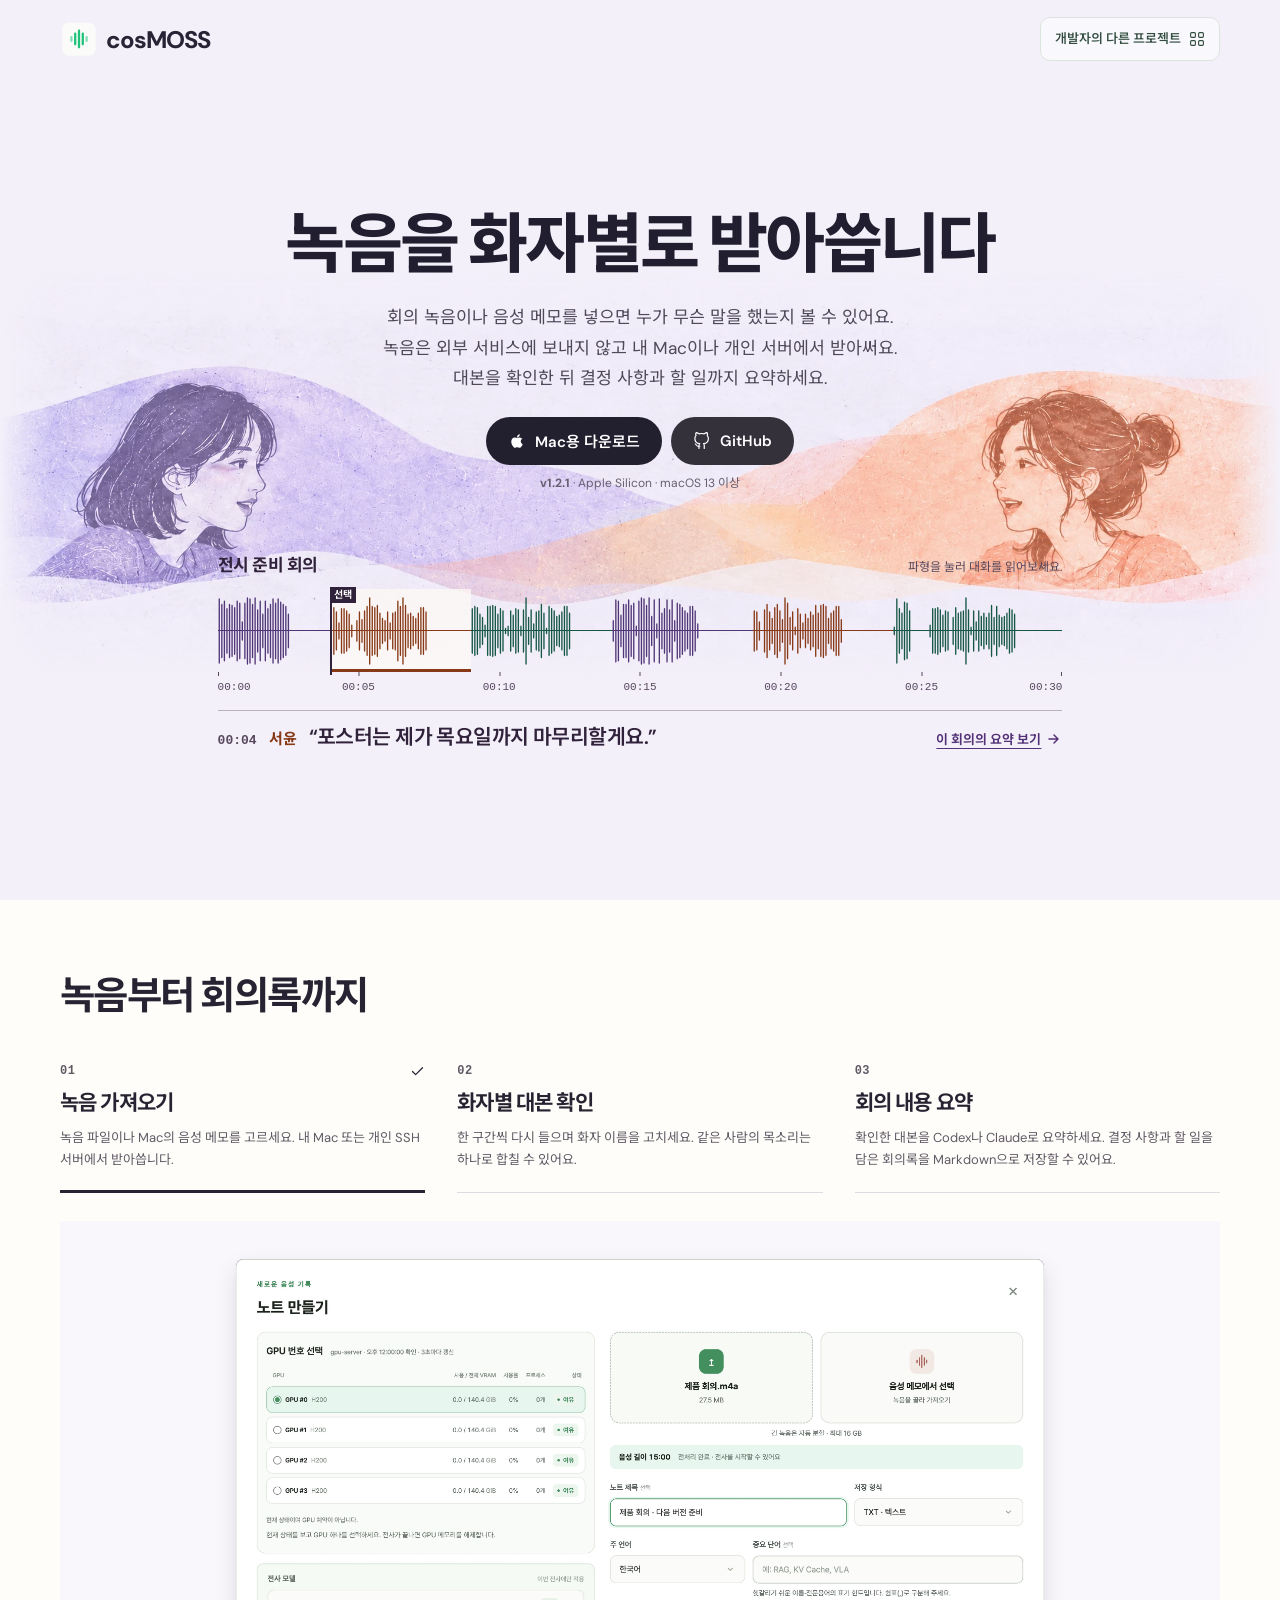
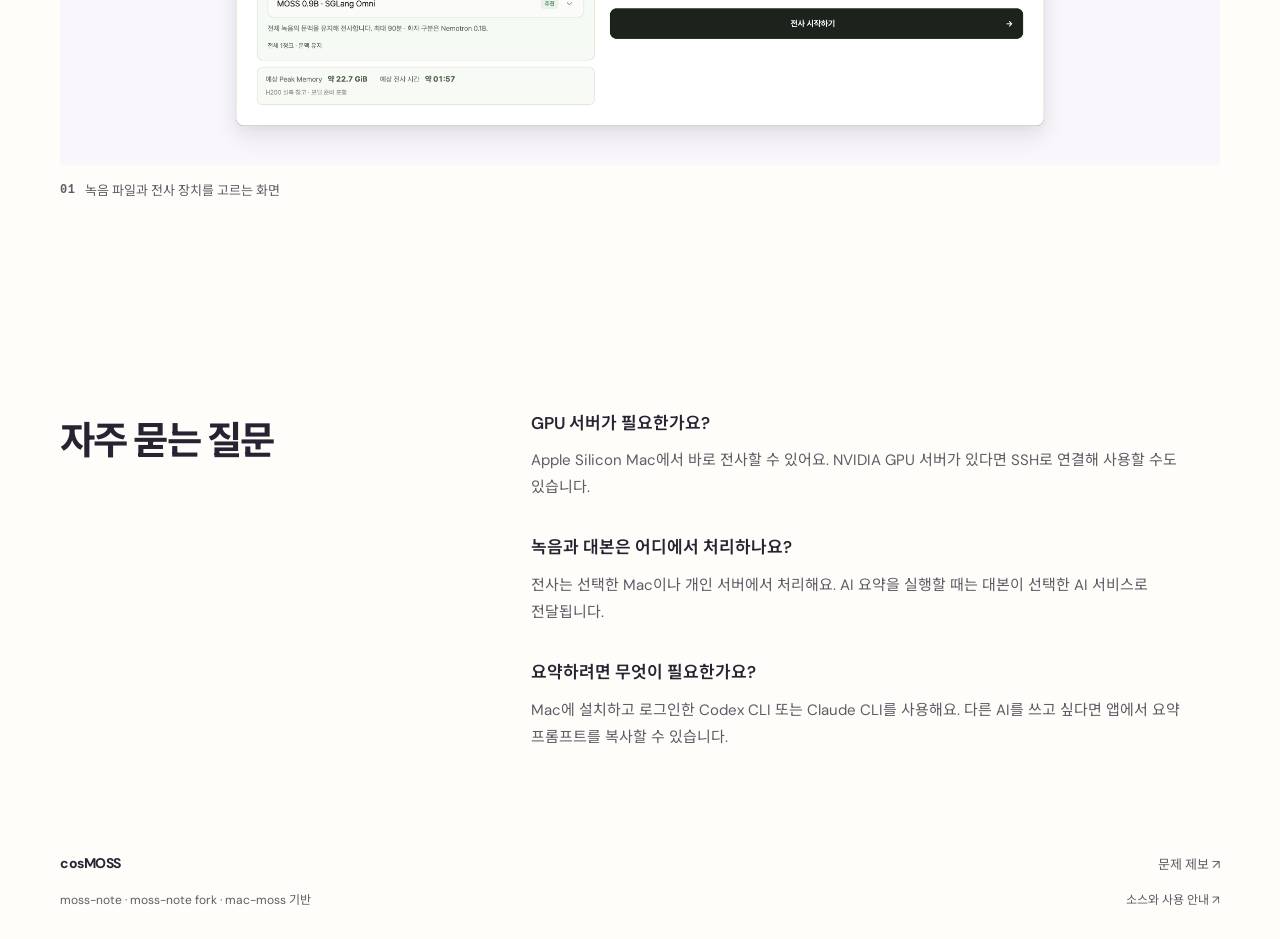
<file: docs/index.html>
<!doctype html>
<!-- Source: Product cover: site/cover.html. Generated by jeonghoonpark.com/scripts/build-project-sites.py. -->
<html lang="ko">
<head>
  <meta charset="utf-8">
  <meta name="viewport" content="width=device-width,initial-scale=1">
  <meta name="theme-color" content="#f4f0fa">
  <title>cosMOSS · 화자별 전사와 회의 요약</title>
  <meta name="description" content="cosMOSS는 녹음을 화자별로 받아쓰는 Mac 앱입니다. 발화 구간을 다시 듣고, 대본을 확인한 뒤 회의 결정 사항과 할 일을 요약할 수 있습니다.">
  <meta property="og:type" content="website">
  <meta property="og:locale" content="ko_KR">
  <meta property="og:title" content="cosMOSS · 화자별 전사와 회의 요약">
  <meta property="og:description" content="cosMOSS는 녹음을 화자별로 받아쓰는 Mac 앱입니다. 발화 구간을 다시 듣고, 대본을 확인한 뒤 회의 결정 사항과 할 일을 요약할 수 있습니다.">
  <link rel="canonical" href="https://cosmoss-app.pages.dev/"><meta property="og:url" content="https://cosmoss-app.pages.dev/">
  <link rel="icon" href="favicon.ico">
  <link rel="icon" href="favicon-32x32.png" type="image/png" sizes="32x32">
  <link rel="icon" href="assets/product-icon.svg?v=14944f038d20" type="image/svg+xml">
  <link rel="apple-touch-icon" href="apple-touch-icon.png" sizes="180x180">
  <link rel="manifest" href="site.webmanifest">
  <link rel="preload" as="image" type="image/webp" href="images/conversation-field.webp">
  <link rel="stylesheet" href="assets/product-site.css">
  <link rel="stylesheet" href="assets/cosmoss.css">
  <link rel="stylesheet" href="assets/voice-demo.css">
  <link rel="stylesheet" href="assets/cosmoss-gallery.css">
  <script src="project-directory/directory.js?v=3e394160093c" defer></script>
  <script src="assets/product-site.js" defer></script>
  <script src="assets/voice-demo.js" defer></script>
  <script src="assets/summary-link.js" defer></script>
</head>
<body class="collection-page product-cosmoss cosmoss-page">
  <a class="skip" href="#main">본문으로 이동</a>
  <header class="masthead">
    <div class="container masthead-inner">
      <a class="brand" href="./" aria-label="cosMOSS 홈">
        <img src="assets/product-icon.svg?v=14944f038d20" alt="" width="40" height="40">cosMOSS
      </a>
      <nav aria-label="주요 메뉴">
        <project-directory current="cosmoss" placement="header"></project-directory>
        <noscript><a href="https://jeonghoonpark.com/">개발자의 다른 프로젝트</a></noscript>
      </nav>
    </div>
  </header>
  <main id="main">
        <section class="product-cover" aria-labelledby="cover-title">
      <img class="cover-art" src="images/conversation-field.webp" alt="" width="2172" height="724">
      <div class="cover-copy container">
        <h1 id="cover-title">녹음을 화자별로 받아씁니다</h1>
        <p class="cover-description">회의 녹음이나 음성 메모를 넣으면 누가 무슨 말을 했는지 볼 수 있어요.<br> 녹음은 외부 서비스에 보내지 않고 내 Mac이나 개인 서버에서 받아써요.<br> 대본을 확인한 뒤 결정 사항과 할 일까지 요약하세요.</p>
        <div class="cover-actions"><a class="button cover-download" href="/downloads/latest.dmg"><svg viewBox="0 0 24 24" aria-hidden="true"><path d="M17.05 20.28c-.98.95-2.05.8-3.08.35-1.09-.46-2.09-.48-3.24 0-1.44.62-2.2.44-3.06-.35C2.79 15.25 3.51 7.59 9.05 7.31c1.35.07 2.29.79 3.08.84 1.18-.24 2.31-.98 3.57-.89 1.51.12 2.65.72 3.4 1.8-3.12 1.87-2.38 5.98.48 7.13-.57 1.5-1.31 2.99-2.54 4.1zM12.03 7.25C11.88 5.02 13.69 3.18 15.77 3c.28 2.56-2.32 4.47-3.74 4.25z"/></svg>Mac용 다운로드</a><a class="button github-link" href="https://github.com/hoonably/cosMOSS" target="_blank" rel="noreferrer"><svg viewBox="0 0 24 24" aria-hidden="true"><path d="M9 19c-4.3 1.4-4.3-2.5-6-3m12 6v-3.87a3.37 3.37 0 0 0-.94-2.61c3.14-.35 6.44-1.54 6.44-7A5.44 5.44 0 0 0 19 4.77 5.07 5.07 0 0 0 18.91 1S17.73.65 15 2.48a13.38 13.38 0 0 0-7 0C5.27.65 4.09 1 4.09 1A5.07 5.07 0 0 0 4 4.77a5.44 5.44 0 0 0-1.5 3.78c0 5.42 3.3 6.61 6.44 7A3.37 3.37 0 0 0 8 18.13V22"/></svg><span>GitHub</span></a></div>
        <p class="cover-platform"><strong class="cover-version">v1.2.1</strong> · Apple Silicon · macOS 13 이상</p>
      </div>
      <section class="voice-demo" data-voice-demo aria-labelledby="voice-demo-title">
  <div class="voice-demo__inner">
    <div class="voice-demo__heading">
      <h2 id="voice-demo-title">전시 준비 회의</h2>
      <p id="voice-demo-hint">파형을 눌러 대화를 읽어보세요.</p>
    </div>
    <div class="voice-demo__body">
      <!-- Each radio, its waveform and its transcript are one turn. Column widths are seconds.
           The SVGs trace Korean synthesized readings of this illustrative conversation. -->
      <div class="voice-demo__plot" role="radiogroup" aria-labelledby="voice-demo-title" aria-describedby="voice-demo-hint"
           style="grid-template-columns: minmax(0, 4fr) minmax(0, 5fr) minmax(0, 5fr) minmax(0, 5fr) minmax(0, 5fr) minmax(0, 6fr)">
        <input class="voice-demo__radio" type="radio" name="exhibition-utterance" id="voice-demo-1"
               aria-labelledby="voice-demo-1-time voice-demo-1-speaker" aria-describedby="voice-demo-1-text">
        <label class="voice-demo__segment voice-demo--violet" for="voice-demo-1">
          <svg viewBox="0 0 176 66" preserveAspectRatio="none" aria-hidden="true" focusable="false">
            <path d="M2 4v58 M6 9v48 M10 6v54 M14 13v40 M18 9v48 M22 10v46 M26 12v42 M30 6v54
                  M34 8v50 M38 25v16 M42 8v50 M46 3v60 M50 4v58 M54 9v48 M58 3v60 M62 14v38
                  M66 6v54 M70 18v30 M74 6v54 M78 13v40 M82 9v48 M86 4v58 M90 8v50 M94 4v58
                  M98 7v52 M102 9v48 M106 11v44 M110 18v30"/>
          </svg>
        </label>
        <p class="voice-demo__utterance voice-demo--violet">
          <time id="voice-demo-1-time" datetime="PT0S">00:00</time>
          <strong id="voice-demo-1-speaker">지우</strong>
          <q id="voice-demo-1-text">이번 전시는 토요일 오후 두 시에 열어요.</q>
        </p>

        <input class="voice-demo__radio" type="radio" name="exhibition-utterance" id="voice-demo-2"
               aria-labelledby="voice-demo-2-time voice-demo-2-speaker" aria-describedby="voice-demo-2-text" checked>
        <label class="voice-demo__segment voice-demo--umber" for="voice-demo-2">
          <svg viewBox="0 0 220 66" preserveAspectRatio="none" aria-hidden="true" focusable="false">
            <path d="M2 11v44 M6 12v42 M10 16v34 M14 26v14 M18 13v40 M22 13v40 M26 15v36 M30 18v30
                  M34 28v10 M42 24v18 M46 16v34 M50 23v20 M54 15v36 M58 11v44 M62 3v60 M66 11v44
                  M70 12v42 M74 10v46 M78 17v32 M82 22v22 M86 24v18 M90 16v34 M94 26v14 M98 17v32
                  M102 16v34 M106 6v54 M110 11v44 M114 3v60 M118 10v46 M122 18v30 M126 17v32 M130 20v26
                  M134 22v22 M138 17v32 M142 12v42 M146 12v42 M150 16v34"/>
          </svg>
        </label>
        <p class="voice-demo__utterance voice-demo--umber">
          <time id="voice-demo-2-time" datetime="PT4S">00:04</time>
          <strong id="voice-demo-2-speaker">서윤</strong>
          <q id="voice-demo-2-text">포스터는 제가 목요일까지 마무리할게요.</q>
        </p>

        <input class="voice-demo__radio" type="radio" name="exhibition-utterance" id="voice-demo-3"
               aria-labelledby="voice-demo-3-time voice-demo-3-speaker" aria-describedby="voice-demo-3-text">
        <label class="voice-demo__segment voice-demo--green" for="voice-demo-3">
          <svg viewBox="0 0 220 66" preserveAspectRatio="none" aria-hidden="true" focusable="false">
            <path d="M2 13v40 M6 11v44 M10 12v42 M14 18v30 M18 21v24 M22 28v10 M26 11v44 M30 11v44
                  M34 10v46 M38 11v44 M42 18v30 M46 13v40 M50 15v36 M54 31v4 M58 29v8 M62 15v36
                  M66 19v28 M70 13v40 M74 14v38 M78 29v8 M82 14v38 M86 3v60 M90 21v24 M94 14v38
                  M98 27v12 M102 16v34 M106 15v36 M110 9v48 M114 17v32 M118 31v4 M122 11v44 M126 13v40
                  M130 15v36 M134 20v26 M138 19v28 M142 16v34 M146 11v44 M150 11v44 M154 17v32"/>
          </svg>
        </label>
        <p class="voice-demo__utterance voice-demo--green">
          <time id="voice-demo-3-time" datetime="PT9S">00:09</time>
          <strong id="voice-demo-3-speaker">민재</strong>
          <q id="voice-demo-3-text">그럼 금요일에 제가 초대장을 보낼게요.</q>
        </p>

        <input class="voice-demo__radio" type="radio" name="exhibition-utterance" id="voice-demo-4"
               aria-labelledby="voice-demo-4-time voice-demo-4-speaker" aria-describedby="voice-demo-4-text">
        <label class="voice-demo__segment voice-demo--violet" for="voice-demo-4">
          <svg viewBox="0 0 220 66" preserveAspectRatio="none" aria-hidden="true" focusable="false">
            <path d="M2 24v18 M6 5v56 M10 6v54 M14 19v28 M18 9v48 M22 9v48 M26 5v56 M30 10v46
                  M34 8v50 M38 29v8 M42 6v54 M46 3v60 M50 4v58 M54 10v46 M58 3v60 M62 20v26
                  M66 5v56 M70 27v12 M74 4v58 M78 17v32 M82 13v40 M86 5v56 M90 14v38 M94 5v56
                  M98 24v18 M102 8v50 M106 9v48 M110 12v42 M114 15v36 M118 17v32 M122 11v44 M126 11v44
                  M130 15v36 M134 27v12"/>
          </svg>
        </label>
        <p class="voice-demo__utterance voice-demo--violet">
          <time id="voice-demo-4-time" datetime="PT14S">00:14</time>
          <strong id="voice-demo-4-speaker">지우</strong>
          <q id="voice-demo-4-text">초대장에도 토요일 오후 두 시라고 적어 주세요.</q>
        </p>

        <input class="voice-demo__radio" type="radio" name="exhibition-utterance" id="voice-demo-5"
               aria-labelledby="voice-demo-5-time voice-demo-5-speaker" aria-describedby="voice-demo-5-text">
        <label class="voice-demo__segment voice-demo--umber" for="voice-demo-5">
          <svg viewBox="0 0 220 66" preserveAspectRatio="none" aria-hidden="true" focusable="false">
            <path d="M2 15v36 M6 16v34 M10 25v16 M18 14v38 M22 9v48 M26 16v34 M30 22v22 M34 12v42
                  M38 9v48 M42 15v36 M46 23v20 M50 3v60 M54 8v50 M58 21v24 M62 16v34 M66 30v6
                  M70 13v40 M74 18v30 M78 26v14 M82 18v30 M86 22v22 M90 16v34 M94 19v28 M98 10v46
                  M102 17v32 M106 10v46 M110 9v48 M114 11v44 M118 22v22 M122 17v32 M126 15v36 M130 11v44
                  M134 11v44 M138 23v20"/>
          </svg>
        </label>
        <p class="voice-demo__utterance voice-demo--umber">
          <time id="voice-demo-5-time" datetime="PT19S">00:19</time>
          <strong id="voice-demo-5-speaker">서윤</strong>
          <q id="voice-demo-5-text">네, 포스터에도 같은 시간을 넣을게요.</q>
        </p>

        <input class="voice-demo__radio" type="radio" name="exhibition-utterance" id="voice-demo-6"
               aria-labelledby="voice-demo-6-time voice-demo-6-speaker" aria-describedby="voice-demo-6-text">
        <label class="voice-demo__segment voice-demo--green" for="voice-demo-6">
          <svg viewBox="0 0 264 66" preserveAspectRatio="none" aria-hidden="true" focusable="false">
            <path d="M2 30v6 M6 4v58 M10 13v40 M14 17v32 M18 7v52 M22 8v50 M26 15v36 M58 28v10
                  M62 13v40 M66 13v40 M70 12v42 M74 14v38 M78 19v28 M82 15v36 M86 16v34 M94 21v24
                  M98 12v42 M102 17v32 M106 16v34 M110 15v36 M114 3v60 M118 14v38 M122 30v6 M126 15v36
                  M130 25v16 M134 15v36 M138 20v26 M142 17v32 M146 21v24 M150 17v32 M154 10v46 M158 21v24
                  M162 11v44 M166 19v28 M170 21v24 M174 20v26 M178 17v32 M182 13v40 M186 14v38 M190 18v30"/>
          </svg>
        </label>
        <p class="voice-demo__utterance voice-demo--green">
          <time id="voice-demo-6-time" datetime="PT24S">00:24</time>
          <strong id="voice-demo-6-speaker">민재</strong>
          <q id="voice-demo-6-text">좋아요. 금요일에 보내고 다시 알려드릴게요.</q>
        </p>

        <div class="voice-demo__scale" aria-hidden="true">
          <span>00:00</span><span>00:05</span><span>00:10</span><span>00:15</span>
          <span>00:20</span><span>00:25</span><span>00:30</span>
        </div>
      </div>
      <a class="voice-demo__summary" href="#cosmoss-feature-3" data-show-summary>
        이 회의의 요약 보기
        <svg viewBox="0 0 16 16" aria-hidden="true" focusable="false">
          <path d="M3 8h9m-4-4 4 4-4 4"/>
        </svg>
      </a>
    </div>
  </div>
</section>

    </section>

    <section class="features container" id="features" aria-labelledby="features-title">
      <div class="section-top"><h2 id="features-title">녹음부터 회의록까지</h2></div>
      <div class="feature-gallery" data-feature-gallery><div class="feature-grid" role="tablist" aria-label="기능별 화면"><button class="feature" type="button" role="tab" id="cosmoss-feature-1" aria-selected="true" aria-controls="cosmoss-screen-1" tabindex="0"><span class="feature-number">01</span><span class="feature-indicator" aria-hidden="true"><svg viewBox="0 0 24 24" fill="none" stroke="currentColor" stroke-width="2" stroke-linecap="round" stroke-linejoin="round"><path d="m20 6-11 11-5-5"/></svg></span><span class="feature-title">녹음 가져오기</span><span class="feature-description">녹음 파일이나 Mac의 음성 메모를 고르세요. 내 Mac 또는 개인 SSH 서버에서 받아씁니다.</span></button><button class="feature" type="button" role="tab" id="cosmoss-feature-2" aria-selected="false" aria-controls="cosmoss-screen-2" tabindex="-1"><span class="feature-number">02</span><span class="feature-indicator" aria-hidden="true"><svg viewBox="0 0 24 24" fill="none" stroke="currentColor" stroke-width="2" stroke-linecap="round" stroke-linejoin="round"><path d="m20 6-11 11-5-5"/></svg></span><span class="feature-title">화자별 대본 확인</span><span class="feature-description">한 구간씩 다시 들으며 화자 이름을 고치세요. 같은 사람의 목소리는 하나로 합칠 수 있어요.</span></button><button class="feature" type="button" role="tab" id="cosmoss-feature-3" aria-selected="false" aria-controls="cosmoss-screen-3" tabindex="-1"><span class="feature-number">03</span><span class="feature-indicator" aria-hidden="true"><svg viewBox="0 0 24 24" fill="none" stroke="currentColor" stroke-width="2" stroke-linecap="round" stroke-linejoin="round"><path d="m20 6-11 11-5-5"/></svg></span><span class="feature-title">회의 내용 요약</span><span class="feature-description">확인한 대본을 Codex나 Claude로 요약하세요. 결정 사항과 할 일을 담은 회의록을 Markdown으로 저장할 수 있어요.</span></button></div><div class="feature-viewer"><figure class="feature-panel" id="cosmoss-screen-1" role="tabpanel" aria-labelledby="cosmoss-feature-1"><button class="feature-stage" type="button" data-image="images/transcribe.webp" aria-label="녹음 가져오기 화면 크게 보기"><img src="images/transcribe.webp" alt="녹음 파일과 전사 장치를 고르는 화면" width="3200" height="1849" decoding="async" loading="eager"></button><figcaption><span class="feature-caption-number">01</span>녹음 파일과 전사 장치를 고르는 화면</figcaption></figure><figure class="feature-panel" id="cosmoss-screen-2" role="tabpanel" aria-labelledby="cosmoss-feature-2" hidden><button class="feature-stage" type="button" data-image="images/speakers.webp" aria-label="화자별 대본 확인 화면 크게 보기"><img src="images/speakers.webp" alt="가상 대화에서 발화를 다시 듣고 화자 이름을 확인하는 화면" width="2560" height="2083" decoding="async" loading="lazy"></button><figcaption><span class="feature-caption-number">02</span>가상 대화에서 발화를 다시 듣고 화자 이름을 확인하는 화면</figcaption></figure><figure class="feature-panel" id="cosmoss-screen-3" role="tabpanel" aria-labelledby="cosmoss-feature-3" hidden><div class="summary-proof"><button class="feature-stage" type="button" data-image="images/cosmoss.webp" aria-label="회의 내용 요약 화면 크게 보기"><img src="images/cosmoss.webp" alt="앱에서 요약을 실행하고 결과를 확인하는 화면" width="3200" height="2000" decoding="async" loading="lazy"></button><aside class="summary-example" aria-labelledby="meeting-summary-title">
  <p class="summary-kicker">회의 요약</p>
  <h3 id="meeting-summary-title">전시 준비 회의</h3>
  <p class="summary-decision">토요일 오후 2시에 전시를 엽니다.</p>
  <h4>할 일</h4>
  <dl>
    <div class="voice-demo--umber">
      <dt>서윤</dt>
      <dd>목요일까지 포스터 준비</dd>
    </div>
    <div class="voice-demo--green">
      <dt>민재</dt>
      <dd>금요일에 초대장 발송</dd>
    </div>
  </dl>
</aside>
</div><figcaption><span class="feature-caption-number">03</span>앱에서 요약을 실행하고 결과를 확인하는 화면</figcaption></figure></div></div>
    </section>
    <section class="faq container" aria-labelledby="faq-title">
      <h2 id="faq-title">자주 묻는 질문</h2>
      <div><article class="faq-item"><h3>GPU 서버가 필요한가요?</h3><p>Apple Silicon Mac에서 바로 전사할 수 있어요. NVIDIA GPU 서버가 있다면 SSH로 연결해 사용할 수도 있습니다.</p></article><article class="faq-item"><h3>녹음과 대본은 어디에서 처리하나요?</h3><p>전사는 선택한 Mac이나 개인 서버에서 처리해요. AI 요약을 실행할 때는 대본이 선택한 AI 서비스로 전달됩니다.</p></article><article class="faq-item"><h3>요약하려면 무엇이 필요한가요?</h3><p>Mac에 설치하고 로그인한 Codex CLI 또는 Claude CLI를 사용해요. 다른 AI를 쓰고 싶다면 앱에서 요약 프롬프트를 복사할 수 있습니다.</p></article></div>
    </section>
  </main>
  <footer class="footer container">
    <div class="footer-top"><a class="footer-brand" href="./">cosMOSS</a><div class="footer-links"><a href="https://github.com/hoonably/cosMOSS/issues">문제 제보 ↗</a></div></div>
    <div class="footer-bottom"><span><a href="https://github.com/JoNebula/moss-note">moss-note</a> · <a href="https://github.com/jiseungjeong/moss-note">moss-note fork</a> · <a href="https://github.com/ginjae/mac-moss">mac-moss</a> 기반</span><a href="https://github.com/hoonably/cosMOSS">소스와 사용 안내 ↗</a></div>
  </footer>
  <dialog class="image-dialog" aria-label="앱 화면 크게 보기">
    <button type="button" aria-label="확대 화면 닫기"><img alt=""></button>
  </dialog>
</body>
</html>
</file>
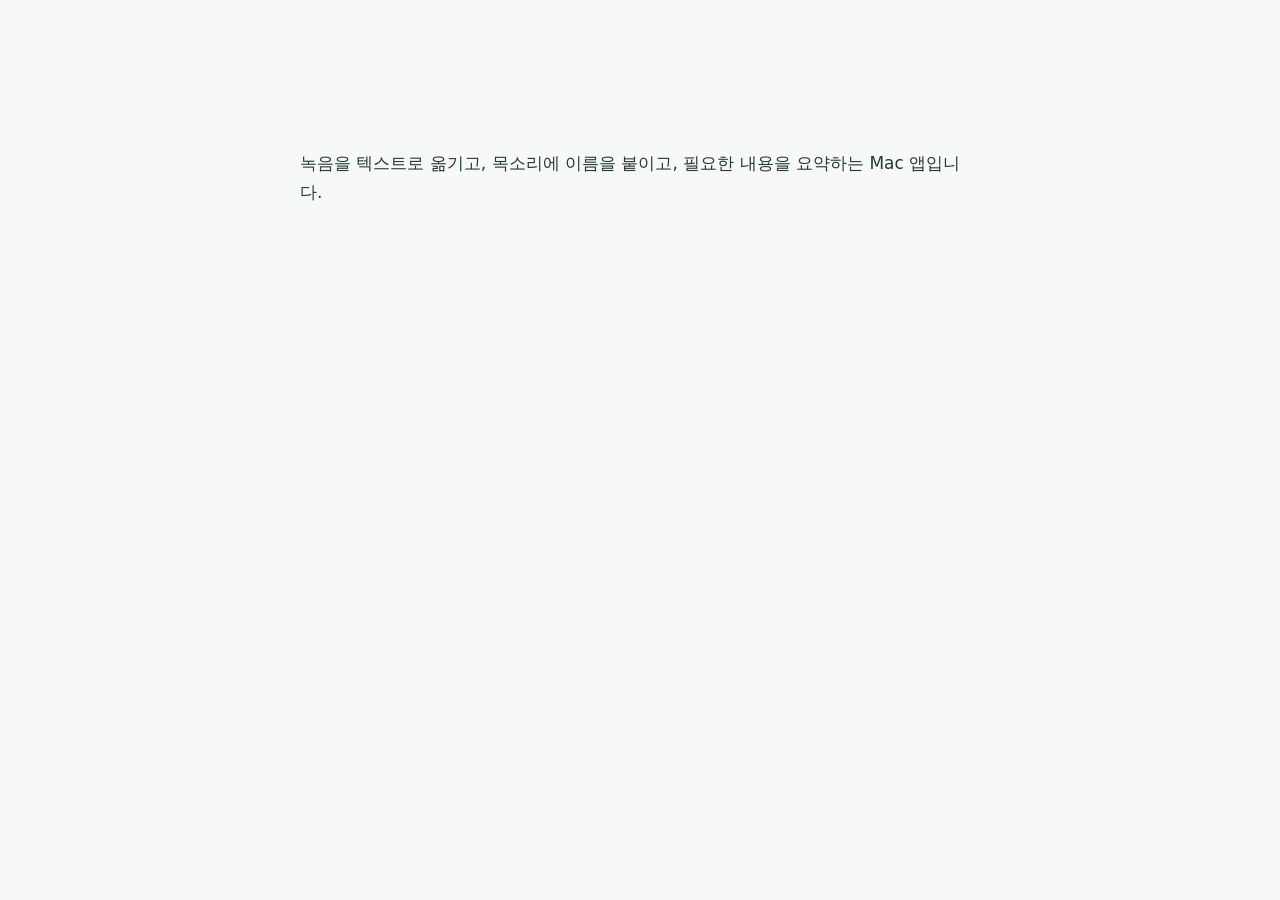
<file: docs/updates/v1.0.0.html>
<!doctype html><html lang="ko"><meta charset="utf-8"><meta name="viewport" content="width=device-width,initial-scale=1"><title>cosMOSS</title><style>body{font:17px/1.7 system-ui,sans-serif;color:#243c32;background:#f7f9f6;max-width:680px;margin:12vh auto;padding:24px}</style><p>녹음을 텍스트로 옮기고, 목소리에 이름을 붙이고, 필요한 내용을 요약하는 Mac 앱입니다.</p></html>
</file>
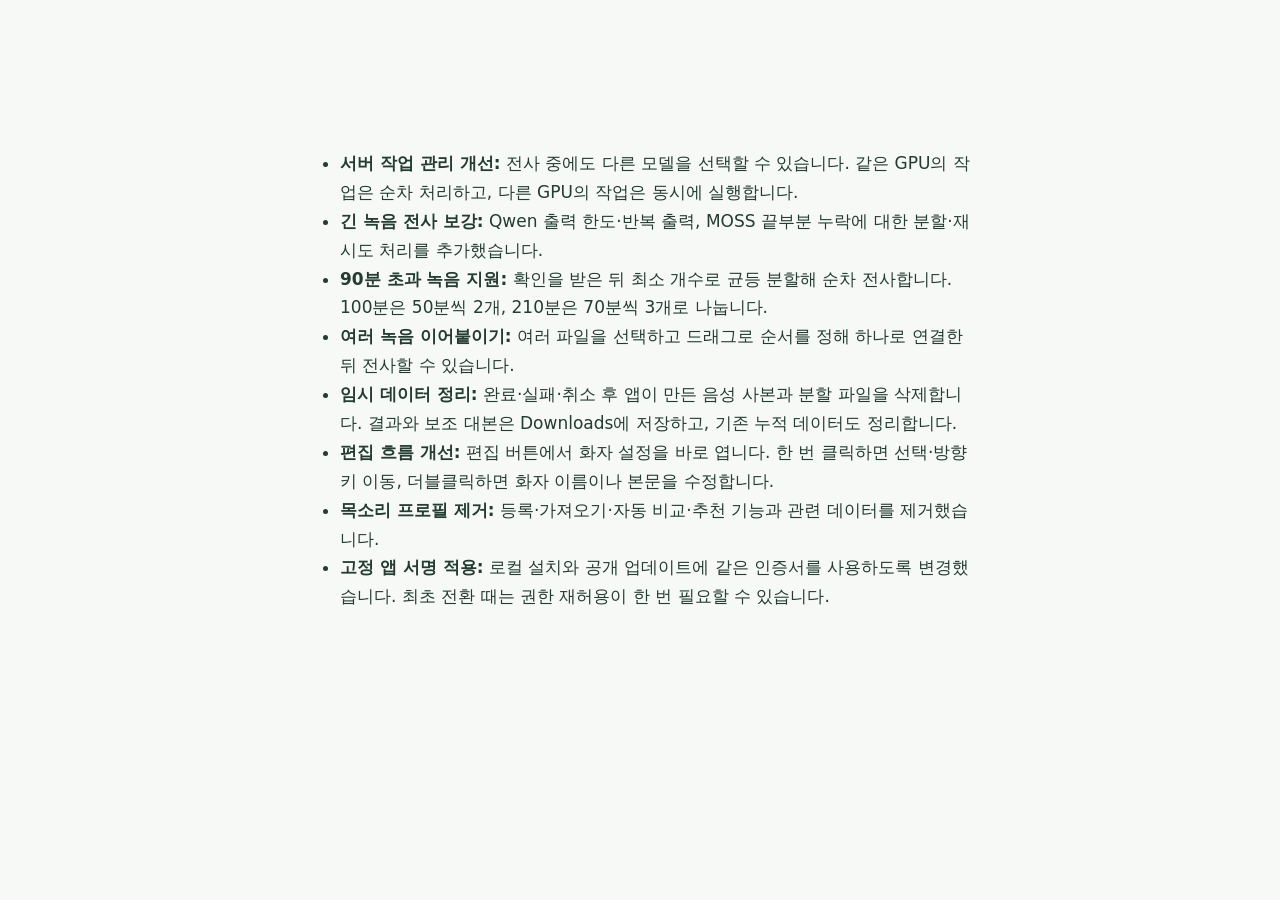
<file: docs/updates/v1.1.0.html>
<!doctype html><html lang="ko"><meta charset="utf-8"><meta name="viewport" content="width=device-width,initial-scale=1"><title>cosMOSS</title><style>body{font:17px/1.7 system-ui,sans-serif;color:#243c32;background:#f7f9f6;max-width:680px;margin:12vh auto;padding:24px}</style><ul>
<li><strong>서버 작업 관리 개선:</strong> 전사 중에도 다른 모델을 선택할 수 있습니다. 같은 GPU의 작업은 순차 처리하고, 다른 GPU의 작업은 동시에 실행합니다.</li>
<li><strong>긴 녹음 전사 보강:</strong> Qwen 출력 한도·반복 출력, MOSS 끝부분 누락에 대한 분할·재시도 처리를 추가했습니다.</li>
<li><strong>90분 초과 녹음 지원:</strong> 확인을 받은 뒤 최소 개수로 균등 분할해 순차 전사합니다. 100분은 50분씩 2개, 210분은 70분씩 3개로 나눕니다.</li>
<li><strong>여러 녹음 이어붙이기:</strong> 여러 파일을 선택하고 드래그로 순서를 정해 하나로 연결한 뒤 전사할 수 있습니다.</li>
<li><strong>임시 데이터 정리:</strong> 완료·실패·취소 후 앱이 만든 음성 사본과 분할 파일을 삭제합니다. 결과와 보조 대본은 Downloads에 저장하고, 기존 누적 데이터도 정리합니다.</li>
<li><strong>편집 흐름 개선:</strong> 편집 버튼에서 화자 설정을 바로 엽니다. 한 번 클릭하면 선택·방향키 이동, 더블클릭하면 화자 이름이나 본문을 수정합니다.</li>
<li><strong>목소리 프로필 제거:</strong> 등록·가져오기·자동 비교·추천 기능과 관련 데이터를 제거했습니다.</li>
<li><strong>고정 앱 서명 적용:</strong> 로컬 설치와 공개 업데이트에 같은 인증서를 사용하도록 변경했습니다. 최초 전환 때는 권한 재허용이 한 번 필요할 수 있습니다.</li>
</ul>
</html>
</file>
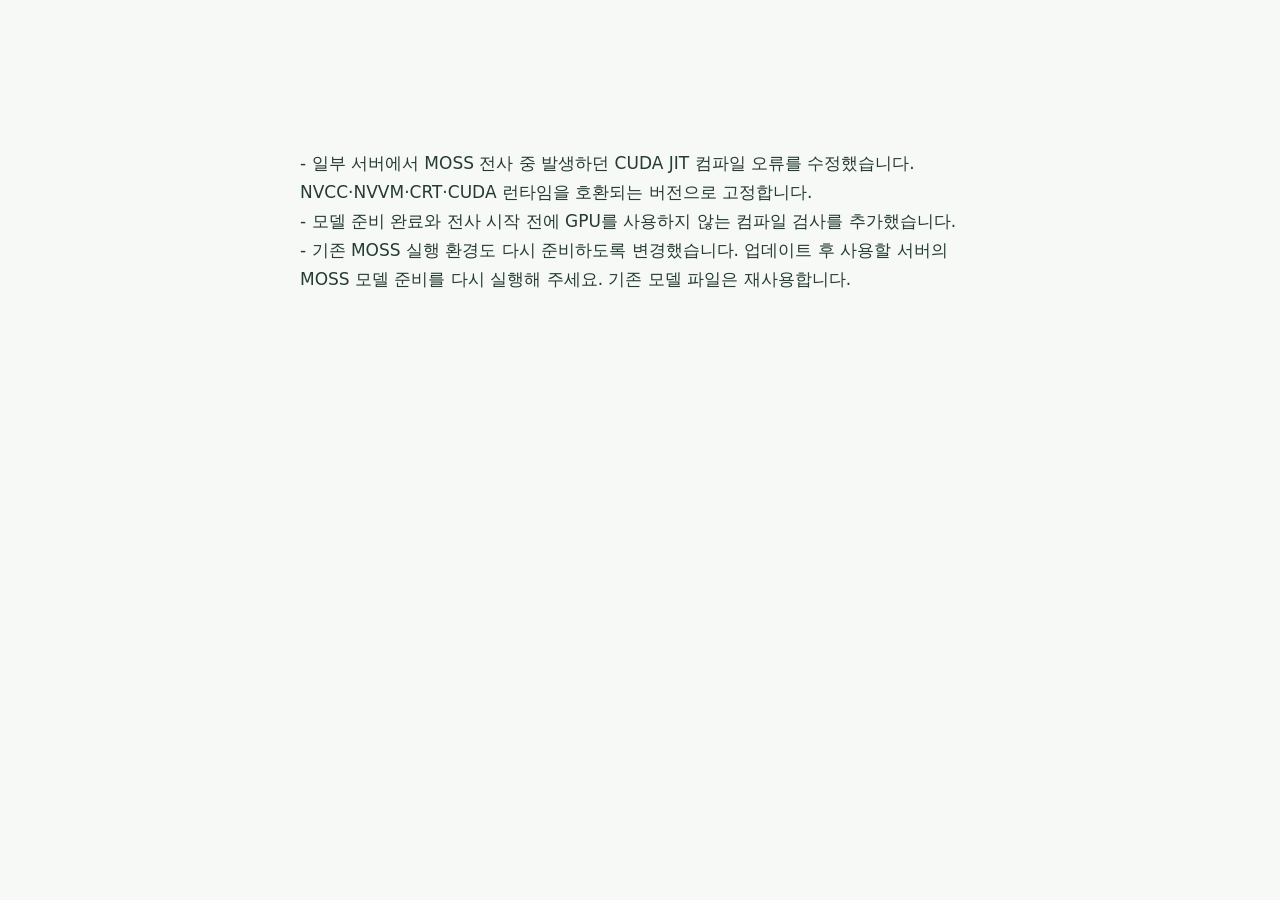
<file: docs/updates/v1.1.1.html>
<!doctype html><html lang="ko"><meta charset="utf-8"><meta name="viewport" content="width=device-width,initial-scale=1"><title>cosMOSS</title><style>body{font:17px/1.7 system-ui,sans-serif;color:#243c32;background:#f7f9f6;max-width:680px;margin:12vh auto;padding:24px}</style><p>- 일부 서버에서 MOSS 전사 중 발생하던 CUDA JIT 컴파일 오류를 수정했습니다. NVCC·NVVM·CRT·CUDA 런타임을 호환되는 버전으로 고정합니다.<br>- 모델 준비 완료와 전사 시작 전에 GPU를 사용하지 않는 컴파일 검사를 추가했습니다.<br>- 기존 MOSS 실행 환경도 다시 준비하도록 변경했습니다. 업데이트 후 사용할 서버의 MOSS 모델 준비를 다시 실행해 주세요. 기존 모델 파일은 재사용합니다.</p></html>
</file>
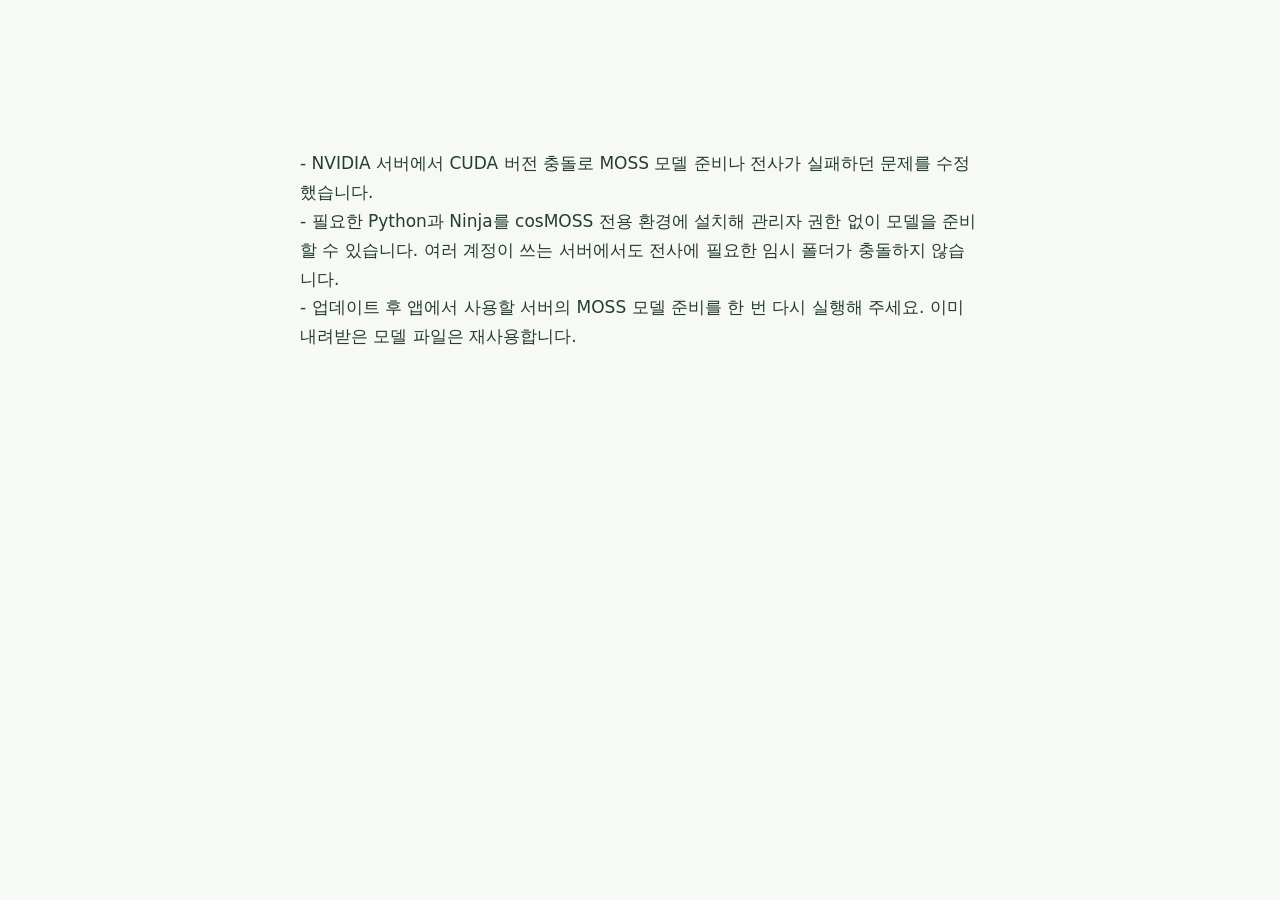
<file: docs/updates/v1.1.2.html>
<!doctype html><html lang="ko"><meta charset="utf-8"><meta name="viewport" content="width=device-width,initial-scale=1"><title>cosMOSS</title><style>body{font:17px/1.7 system-ui,sans-serif;color:#243c32;background:#f7f9f6;max-width:680px;margin:12vh auto;padding:24px}</style><p>- NVIDIA 서버에서 CUDA 버전 충돌로 MOSS 모델 준비나 전사가 실패하던 문제를 수정했습니다.<br>- 필요한 Python과 Ninja를 cosMOSS 전용 환경에 설치해 관리자 권한 없이 모델을 준비할 수 있습니다. 여러 계정이 쓰는 서버에서도 전사에 필요한 임시 폴더가 충돌하지 않습니다.<br>- 업데이트 후 앱에서 사용할 서버의 MOSS 모델 준비를 한 번 다시 실행해 주세요. 이미 내려받은 모델 파일은 재사용합니다.</p></html>
</file>
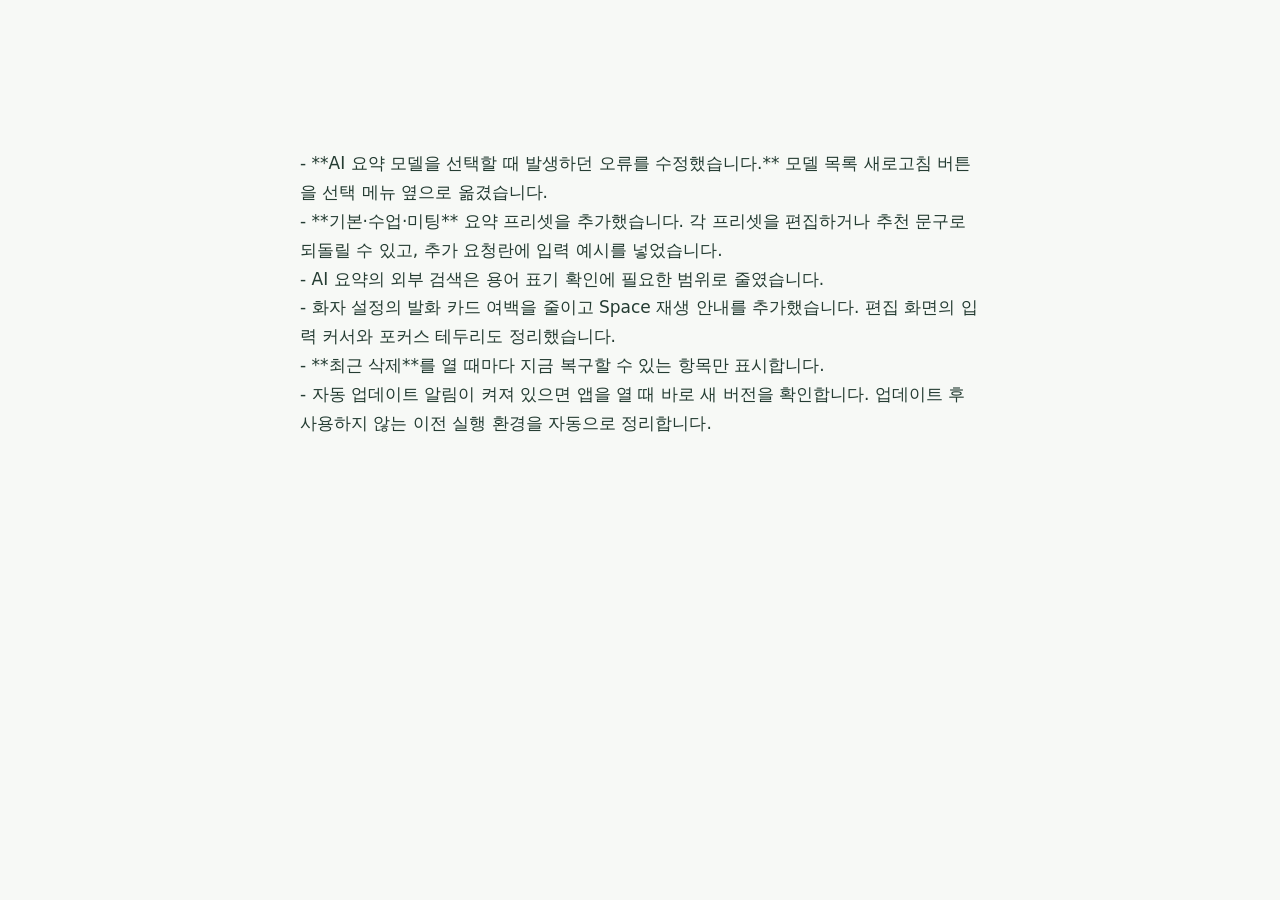
<file: docs/updates/v1.2.0.html>
<!doctype html><html lang="ko"><meta charset="utf-8"><meta name="viewport" content="width=device-width,initial-scale=1"><title>cosMOSS</title><style>body{font:17px/1.7 system-ui,sans-serif;color:#243c32;background:#f7f9f6;max-width:680px;margin:12vh auto;padding:24px}</style><p>- **AI 요약 모델을 선택할 때 발생하던 오류를 수정했습니다.** 모델 목록 새로고침 버튼을 선택 메뉴 옆으로 옮겼습니다.<br>- **기본·수업·미팅** 요약 프리셋을 추가했습니다. 각 프리셋을 편집하거나 추천 문구로 되돌릴 수 있고, 추가 요청란에 입력 예시를 넣었습니다.<br>- AI 요약의 외부 검색은 용어 표기 확인에 필요한 범위로 줄였습니다.<br>- 화자 설정의 발화 카드 여백을 줄이고 Space 재생 안내를 추가했습니다. 편집 화면의 입력 커서와 포커스 테두리도 정리했습니다.<br>- **최근 삭제**를 열 때마다 지금 복구할 수 있는 항목만 표시합니다.<br>- 자동 업데이트 알림이 켜져 있으면 앱을 열 때 바로 새 버전을 확인합니다. 업데이트 후 사용하지 않는 이전 실행 환경을 자동으로 정리합니다.</p></html>
</file>
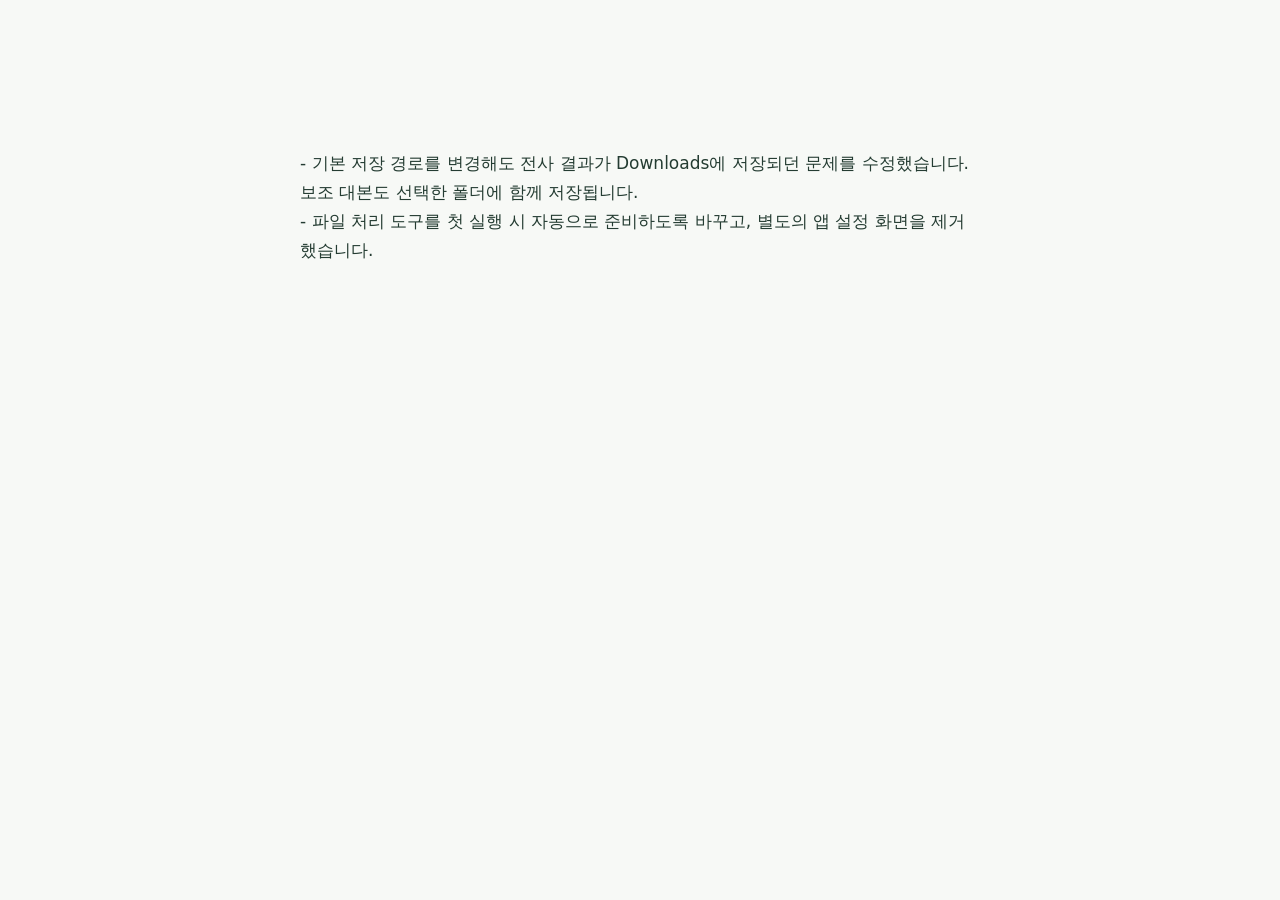
<file: docs/updates/v1.2.1.html>
<!doctype html><html lang="ko"><meta charset="utf-8"><meta name="viewport" content="width=device-width,initial-scale=1"><title>cosMOSS</title><style>body{font:17px/1.7 system-ui,sans-serif;color:#243c32;background:#f7f9f6;max-width:680px;margin:12vh auto;padding:24px}</style><p>- 기본 저장 경로를 변경해도 전사 결과가 Downloads에 저장되던 문제를 수정했습니다. 보조 대본도 선택한 폴더에 함께 저장됩니다.<br>- 파일 처리 도구를 첫 실행 시 자동으로 준비하도록 바꾸고, 별도의 앱 설정 화면을 제거했습니다.</p></html>
</file>
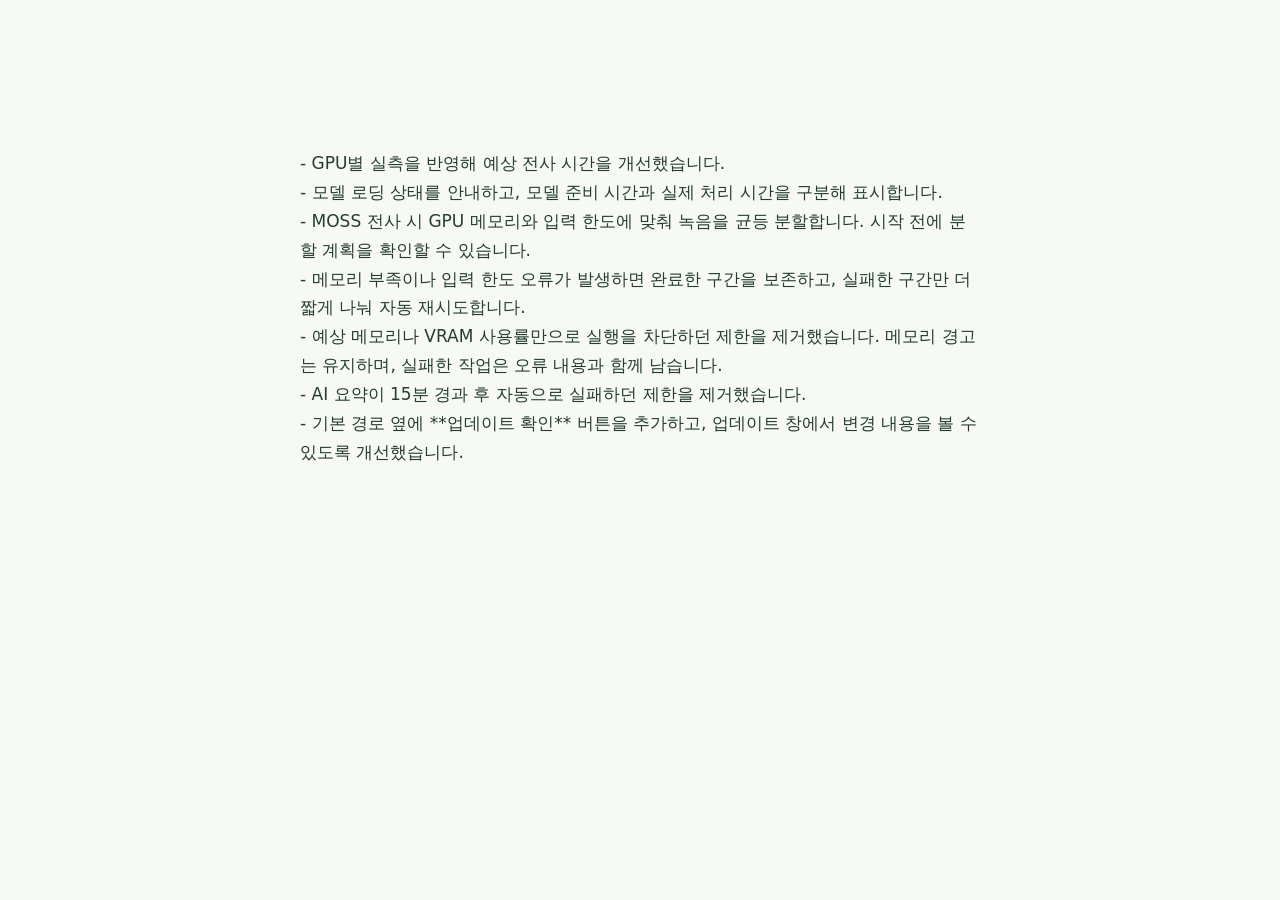
<file: docs/updates/v1.3.0.html>
<!doctype html><html lang="ko"><meta charset="utf-8"><meta name="viewport" content="width=device-width,initial-scale=1"><title>cosMOSS</title><style>body{font:17px/1.7 system-ui,sans-serif;color:#243c32;background:#f7f9f6;max-width:680px;margin:12vh auto;padding:24px}</style><p>- GPU별 실측을 반영해 예상 전사 시간을 개선했습니다.<br>- 모델 로딩 상태를 안내하고, 모델 준비 시간과 실제 처리 시간을 구분해 표시합니다.<br>- MOSS 전사 시 GPU 메모리와 입력 한도에 맞춰 녹음을 균등 분할합니다. 시작 전에 분할 계획을 확인할 수 있습니다.<br>- 메모리 부족이나 입력 한도 오류가 발생하면 완료한 구간을 보존하고, 실패한 구간만 더 짧게 나눠 자동 재시도합니다.<br>- 예상 메모리나 VRAM 사용률만으로 실행을 차단하던 제한을 제거했습니다. 메모리 경고는 유지하며, 실패한 작업은 오류 내용과 함께 남습니다.<br>- AI 요약이 15분 경과 후 자동으로 실패하던 제한을 제거했습니다.<br>- 기본 경로 옆에 **업데이트 확인** 버튼을 추가하고, 업데이트 창에서 변경 내용을 볼 수 있도록 개선했습니다.</p></html>
</file>
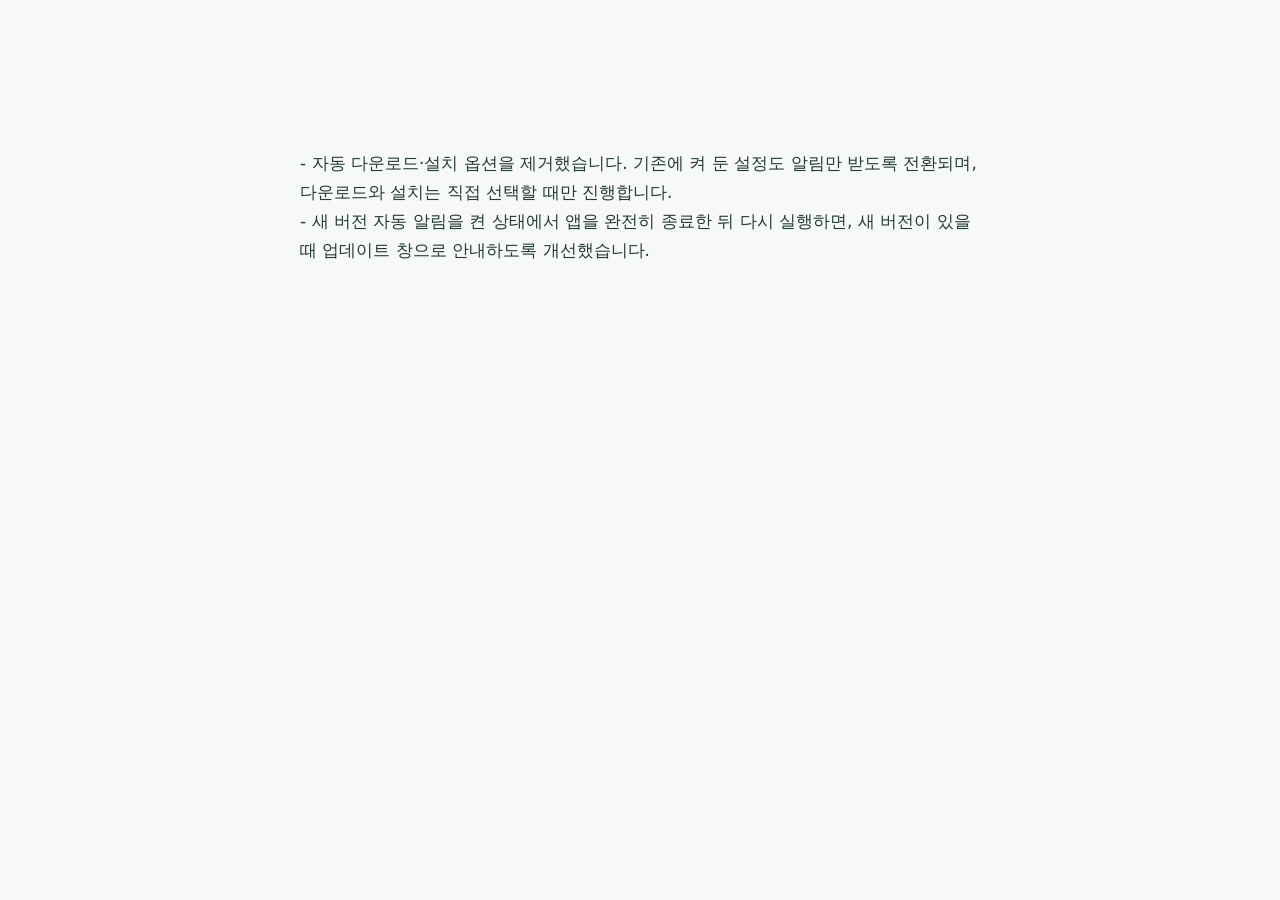
<file: docs/updates/v1.3.1.html>
<!doctype html><html lang="ko"><meta charset="utf-8"><meta name="viewport" content="width=device-width,initial-scale=1"><title>cosMOSS</title><style>body{font:17px/1.7 system-ui,sans-serif;color:#243c32;background:#f7f9f6;max-width:680px;margin:12vh auto;padding:24px}</style><p>- 자동 다운로드·설치 옵션을 제거했습니다. 기존에 켜 둔 설정도 알림만 받도록 전환되며, 다운로드와 설치는 직접 선택할 때만 진행합니다.<br>- 새 버전 자동 알림을 켠 상태에서 앱을 완전히 종료한 뒤 다시 실행하면, 새 버전이 있을 때 업데이트 창으로 안내하도록 개선했습니다.</p></html>
</file>
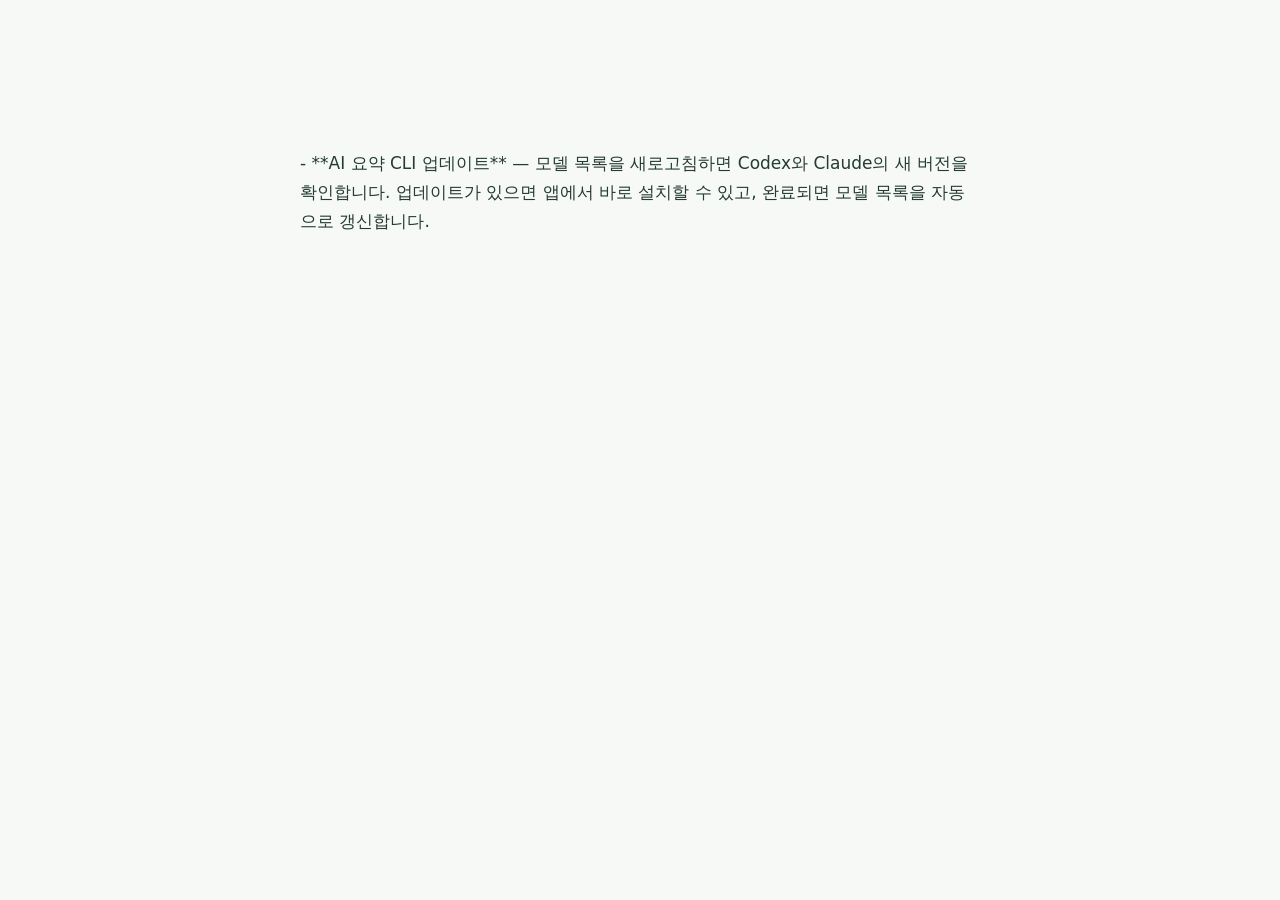
<file: docs/updates/v1.3.2.html>
<!doctype html><html lang="ko"><meta charset="utf-8"><meta name="viewport" content="width=device-width,initial-scale=1"><title>cosMOSS</title><style>body{font:17px/1.7 system-ui,sans-serif;color:#243c32;background:#f7f9f6;max-width:680px;margin:12vh auto;padding:24px}</style><p>- **AI 요약 CLI 업데이트** — 모델 목록을 새로고침하면 Codex와 Claude의 새 버전을 확인합니다. 업데이트가 있으면 앱에서 바로 설치할 수 있고, 완료되면 모델 목록을 자동으로 갱신합니다.</p></html>
</file>
<file: docs/assets/product-site.css>
@import url("https://fonts.googleapis.com/css2?family=DM+Sans:wght@400;500;600;650;700;750;800&family=Noto+Sans+KR:wght@400;450;500;550;600;650;700;750;800&display=swap");
/* Shared type, navigation, galleries and downloads for the product collection. */
:root{--ink:#243d32;--muted:#5f7166;--accent:#256b54;--soft:#edf4ee;--line:#dfe7de;--paper:#f8faf8;color-scheme:light;font-synthesis:none}

*{box-sizing:border-box}
html{scroll-behavior:smooth;scroll-padding-top:28px}
body{margin:0;min-width:320px;background:var(--paper);color:var(--ink);font-family:"DM Sans","Noto Sans KR",-apple-system,BlinkMacSystemFont,sans-serif;-webkit-font-smoothing:antialiased}
a{color:inherit;text-decoration:none}
button{font:inherit;cursor:pointer}
button,a{-webkit-tap-highlight-color:transparent}
button:focus-visible,a:focus-visible{outline:2px solid var(--accent);outline-offset:5px}
svg{width:22px;height:22px;fill:none;stroke:currentColor;stroke-width:1.6;stroke-linecap:round;stroke-linejoin:round}
img{display:block;max-width:100%;height:auto}
p,h1,h2,h3,figure{margin:0}
.container{width:min(1080px,calc(100% - 96px));margin-inline:auto}
.skip{position:fixed;top:-80px;left:20px;background:var(--ink);color:white;padding:12px;z-index:10}
.skip:focus{top:15px}

.section-top{display:flex;align-items:flex-end;justify-content:space-between;gap:20px;margin-bottom:28px}
.section-top h2,.faq h2{font-size:26px;font-weight:680;letter-spacing:-1px;line-height:normal;margin-top:12px}
.section-top>p{font-size:12px;line-height:1.8;color:var(--muted)}
.feature-grid{display:grid;grid-template-columns:repeat(3,minmax(0,1fr));gap:20px}
.feature{padding:29px 30px 22px;border:1px solid var(--line);border-radius:13px;background:#fff}
.feature-number{color:var(--muted);font-size:10px}
.feature h3,.feature-title{display:block;font-size:21px;font-weight:670;margin:22px 0 12px;letter-spacing:-.7px;word-break:keep-all}
.feature p,.feature-description{display:block;font-size:12px;line-height:1.9;color:var(--muted);word-break:keep-all}
.feature-gallery{--stage-height:520px;--caption-height:48px}
.feature-gallery .feature{position:relative;display:flex;flex-direction:column;align-items:flex-start;justify-content:flex-start;text-align:left;color:var(--ink);transition:transform .16s,border-color .16s,background .16s,box-shadow .16s}
.feature-gallery .feature:hover{transform:translateY(-3px);border-color:var(--accent);box-shadow:0 10px 25px #35573b0c}
.feature-gallery .feature[aria-selected="true"]{border-color:var(--accent);background:color-mix(in srgb,var(--accent) 5%,white)}
.feature-indicator{position:absolute;top:29px;right:25px;width:15px;height:15px;color:var(--accent);opacity:0}
.feature-indicator svg{display:block;width:15px;height:15px;stroke-width:2}
.feature[aria-selected="true"] .feature-indicator{opacity:1}
.feature-viewer{height:calc(var(--stage-height) + var(--caption-height));margin-top:28px}
.feature-panel{height:100%;margin:0}
.feature-panel[hidden]{display:none}
.feature-stage{position:relative;display:flex;align-items:center;justify-content:center;width:100%;height:var(--stage-height);padding:20px;border:1px solid var(--line);border-radius:14px;background:#eef3ee;overflow:hidden;cursor:zoom-in}
.feature-stage img{display:block;flex:none;width:auto;height:auto;max-width:100%;max-height:100%;object-fit:contain;min-width:0;min-height:0}
.feature-panel figcaption{display:flex;align-items:center;gap:10px;height:var(--caption-height);font-size:12px;line-height:1.65;color:var(--muted);overflow:hidden}
.feature-caption-number{flex:none;color:var(--accent);font-size:10px;font-weight:650}
@media(max-width:800px){.feature-gallery{--stage-height:420px}}
@media(max-width:540px){.feature-gallery{--stage-height:300px;--caption-height:60px}.feature-stage{padding:10px}.feature-panel figcaption{font-size:11px}}
.faq{display:grid;grid-template-columns:minmax(0,1fr) minmax(0,1.6fr);gap:40px}
.faq-item + .faq-item { margin-block-start: 32px; }
.faq-item h3{font-size:13px;font-weight:600;line-height:1.7;word-break:keep-all}
.faq-item p{font-size:12px;line-height:1.9;color:var(--muted);margin-top:10px;word-break:keep-all}
.footer { padding-block: clamp(72px, 8vw, 120px) 28px; }
.footer-top{display:flex;align-items:center;justify-content:space-between;gap:25px}
.footer-brand{font-size:14px;font-weight:700;letter-spacing:-.5px}
.footer-links{display:flex;align-items:center;gap:24px;font-size:13px;color:var(--muted)}
.footer-bottom{display:flex;justify-content:space-between;gap:20px;margin-top:17px;font-size:10px;line-height:1.8;color:var(--muted)}
.footer-bottom a:hover{text-decoration:underline}
.image-dialog{width:fit-content;max-width:min(1200px,94vw);max-height:92dvh;padding:0;border:0;border-radius:0;background:transparent;overflow:visible;box-shadow:none}
.image-dialog::backdrop{background:#14271db3;backdrop-filter:blur(4px)}
.image-dialog img{width:auto;height:auto;max-width:min(1200px,94vw);max-height:92dvh;object-fit:contain;cursor:zoom-out}
.image-dialog button{display:block;margin:0;padding:0;border:0;border-radius:0;background:transparent;cursor:zoom-out}
.screenshot img,.feature-stage img,.image-dialog img{border-radius:12px;box-shadow:0 2px 6px #14271d0a,0 10px 24px #14271d1a}
/* Follow the captured native dialog curves, including the antialiased edge. */
img[src$="/transcribe.webp"]{border-radius:.96875% / 1.6766%}
img[src$="/speakers.webp"]{border-radius:1.3157% / 1.6169%}
/* Finder already contains its original transparent window and menu shadows. */
img[src$="/finder.png"]{border-radius:0;box-shadow:none}


.collection-page {
  --paper: #fffdf9;
  --cover-paper: #f4f0fa;
  --ink: #272332;
  --muted: #605b66;
  --line: #dedbe1;
  --accent: #685187;
  --masthead-height: 78px;
  background: var(--paper);
  color: var(--ink);
}
.collection-page ::selection { color: #252032; background: #e1ccef; }
.collection-page .container { width: min(1160px, calc(100% - 80px)); }
.collection-page .masthead,
.collection-page .product-cover { background-color: var(--cover-paper); }
.product-cover {
  min-height: calc(100svh - var(--masthead-height));
  display: grid;
  grid-template-columns: minmax(0, 1fr);
  align-content: center;
  gap: clamp(24px, 3vw, 40px);
  padding-block: clamp(24px, 4svh, 56px);
}
.masthead-inner { display: flex; justify-content: space-between; align-items: center; min-height: var(--masthead-height); }
.masthead .brand { display: inline-flex; align-items: center; font-weight: 750; gap: 8px; color: #282436; font-size: 24px; letter-spacing: -.04em; }
.masthead .brand img { width: 38px; height: 38px; }
.cover-actions { display: flex; justify-content: center; align-items: center; gap: 9px; margin: 24px 0 9px; }
.cover-actions a {
  display: inline-flex;
  align-items: center;
  justify-content: center;
  gap: 9px;
  min-height: 48px;
  padding: 0 22px;
  border: 0;
  border-radius: 999px;
  background: #22202f;
  color: #fff;
  font-size: 15px;
  font-weight: 600;
  transition: background .18s ease-out, transform .18s ease-out;
}
.cover-actions .github-link { background: #34313b; }
.cover-actions .github-link span[aria-hidden] { display: none; }
.cover-actions svg { width: 18px; height: 18px; }
.cover-actions .cover-download svg { fill: currentColor; stroke: none; }
.product-macro-studio .cover-download svg { fill: none; stroke: currentColor; }
.cover-actions a:hover { background: #4a4058; transform: translateY(-1px); }
.cover-platform { color: #665f71; font-size: 12px; line-height: 1.6; }
.collection-page .features { padding-block-start: clamp(40px, 5vw, 80px); }
.collection-page .section-top h2,
.collection-page .faq h2 { margin: 0; font-size: clamp(26px, 3vw, 44px); font-weight: 700; letter-spacing: -.04em; }
.collection-page .section-top { margin-bottom: 26px; }
.collection-page .faq { margin-block-start: clamp(120px, calc(64px + 10vw), 216px); }
.collection-page .faq-item h3 { font-size: 17px; }
.collection-page .faq-item p { font-size: 15px; line-height: 1.8; }
.collection-page .footer-bottom { font-size: 12px; }
.collection-page .feature-gallery {
  --gallery-ink: var(--ink);
  --gallery-muted: var(--muted);
  --gallery-rule: var(--line);
  --gallery-field: color-mix(in srgb, var(--cover-paper) 58%, white);
  --stage-height: clamp(26rem, 44vw, 34rem);
  --caption-height: 3.25rem;
}

.collection-page .feature-grid {
  grid-template-columns: repeat(3, minmax(0, 1fr));
  gap: clamp(12px, 2.5vw, 36px);
}

.collection-page .feature-gallery .feature {
  display: grid;
  grid-template-columns: minmax(0, 1fr) auto;
  grid-template-rows: auto auto 1fr;
  align-items: start;
  align-content: start;
  gap: 9px;
  padding: 16px 0 20px;
  border: 0;
  border-bottom: 1px solid var(--gallery-rule);
  border-radius: 0;
  color: var(--gallery-ink);
  background: transparent;
  box-shadow: none;
  transform: none;
}

.collection-page .feature-gallery .feature:hover {
  border-color: var(--gallery-ink);
}

.collection-page .feature-gallery .feature[aria-selected="true"] {
  border-color: var(--gallery-ink);
  box-shadow: inset 0 -2px var(--gallery-ink);
}

.collection-page .feature-gallery :focus-visible {
  outline: 3px solid #6843a1;
  outline-offset: 3px;
  z-index: 1;
}

.collection-page .feature-number,
.collection-page .feature-caption-number {
  font: 600 12px/1.4 ui-monospace, monospace;
  letter-spacing: .04em;
  color: var(--gallery-muted);
}

.collection-page .feature-indicator {
  position: static;
  align-self: center;
  color: var(--gallery-ink);
}

.collection-page .feature-title,
.collection-page .feature-description {
  grid-column: 1 / -1;
  margin: 0;
}

.collection-page .feature-title {
  font-size: clamp(18px, 1.65vw, 24px);
  line-height: 1.4;
  letter-spacing: -.04em;
}

.collection-page .feature-description,
.collection-page .feature-panel figcaption {
  color: var(--gallery-muted);
  font-size: 13px;
  line-height: 1.7;
}

.collection-page .feature-viewer {
  margin-top: 28px;
}

.collection-page .feature-stage,
.collection-page .summary-proof {
  min-width: 0;
  padding: clamp(18px, 3vw, 42px);
  border: 0;
  border-radius: 3px;
  background: var(--gallery-field);
}

@media (max-width: 600px) {
  .collection-page .feature-grid {
    grid-template-columns: minmax(0, 1fr);
    gap: 0;
    border-top: 1px solid var(--gallery-rule);
  }

  .collection-page .feature-gallery .feature {
    grid-template-columns: auto minmax(0, 1fr) auto;
    grid-template-rows: auto;
    align-items: center;
    gap: 6px 12px;
    padding: 13px 2px;
  }

  .collection-page .feature-title {
    grid-area: 1 / 2;
    font-size: 17px;
  }

  .collection-page .feature-indicator { grid-area: 1 / 3; }
  .collection-page .feature-description { grid-column: 2 / -1; }


  .collection-page .feature-viewer { margin-top: 16px; }
  .collection-page .feature-panel figcaption { font-size: 12px; }
}

@media (max-width: 800px) {
  .collection-page .container { width: calc(100% - 44px); }
  .collection-page { --masthead-height: 68px; }
  .section-top { align-items: flex-start; flex-direction: column; gap: 10px; }
}
@media (max-width: 540px) {
  .collection-page .container { width: calc(100% - 36px); }
  .masthead .brand { font-size: 21px; }
  .masthead .brand img { width: 32px; height: 32px; }
  .cover-actions { gap: 7px; }
  .cover-actions a { min-height: 46px; padding-inline: 17px; font-size: 14px; }
  .faq { grid-template-columns: 1fr; gap: 30px; }
  .footer-bottom { flex-direction: column; gap: 5px; }
}
@media (prefers-reduced-motion: reduce) {
  html { scroll-behavior: auto; }
  *, *::before, *::after { animation-duration: 0s !important; transition-duration: 0s !important; }
}

/* Embedded covers size to their content; viewport height comes from Explore. */
.product-embed body { min-width: 0; }
.product-embed .product-cover { min-height: 0; padding-block: clamp(24px, 4vw, 48px); }
.product-embed .pickly-album { --print-height: clamp(150px, 22vw, 270px); }
</file>
<file: docs/assets/cosmoss.css>
.product-cosmoss .product-cover {
  position: relative;
  isolation: isolate;
  overflow: clip;
}

.cover-art {
  position: absolute;
  top: 48%;
  left: 50%;
  z-index: -1;
  width: auto;
  height: 116%;
  max-width: 100%;
  object-fit: contain;
  transform: translate(-50%, -50%);
  opacity: .82;
  pointer-events: none;
  mask-image: linear-gradient(to right, transparent, #000 4%, #000 96%, transparent),
    linear-gradient(transparent, #000 16%, #000 84%, transparent);
  mask-size: 100% 100%, 100% min(100%, 33.333vw);
  mask-position: center;
  mask-repeat: no-repeat;
  mask-composite: intersect;
}

.cover-copy { text-align: center; }
.cover-copy h1 {
  margin: 0;
  font-size: clamp(38px, 5.1vw, 76px);
  font-weight: 750;
  line-height: 1.22;
  letter-spacing: -.04em;
  text-wrap: balance;
  word-break: keep-all;
  color: #211e30;
}
.cover-description {
  margin: 18px auto 0;
  color: #4f495a;
  font-size: clamp(15px, 1.35vw, 19px);
  line-height: 1.75;
  word-break: keep-all;
  text-wrap: balance;
}
@media (max-width: 540px) {
  .cover-art { top: 40%; }
  .cover-copy h1 { font-size: clamp(35px, 9vw, 46px); }
  .cover-description { margin-top: 16px; font-size: 15px; }
  .cover-description br { display: none; }
}
</file>
<file: docs/assets/voice-demo.css>
.voice-demo {
  --demo-ink: #30223b;
  --demo-muted: #57485e;
  width: 100%;
  padding: 21px 0 19px;
  color: var(--demo-ink);
  text-align: start;
}

.voice-demo__inner {
  width: min(1000px, calc(100% - 96px));
  margin-inline: auto;
}

.voice-demo__heading {
  display: flex;
  align-items: baseline;
  justify-content: space-between;
  gap: 12px;
  margin-bottom: 11px;
}

.voice-demo .voice-demo__heading h2 {
  margin: 0;
  font-size: 17px;
  line-height: 1.5;
  font-weight: 700;
  letter-spacing: -.03em;
}

.voice-demo__heading p {
  margin: 0;
  color: var(--demo-muted);
  font-size: 12px;
  line-height: 1.5;
}

.voice-demo__body,
.voice-demo__plot {
  position: relative;
}

.voice-demo__plot {
  display: grid;
  align-items: center;
}

.voice-demo--violet { --speaker-ink: #513677; }
.voice-demo--umber { --speaker-ink: #883a18; }
.voice-demo--green { --speaker-ink: #165746; }

/* Keep each native radio in the accessibility tree. Its label is the whole segment. */
.voice-demo__radio {
  position: absolute;
  inline-size: 1px;
  block-size: 1px;
  margin: -1px;
  clip-path: inset(50%);
  overflow: hidden;
  white-space: nowrap;
}

.voice-demo__segment {
  position: relative;
  display: grid;
  grid-row: 1;
  align-items: center;
  min-width: 0;
  height: 83px;
  color: var(--speaker-ink);
  cursor: pointer;
  touch-action: manipulation;
  -webkit-tap-highlight-color: transparent;
  background-image: linear-gradient(to bottom, transparent calc(50% - .5px),
    currentColor calc(50% - .5px), currentColor calc(50% + .5px), transparent calc(50% + .5px));
}

.voice-demo__segment svg {
  display: block;
  width: 100%;
  height: 72px;
  stroke: currentColor;
  stroke-width: 2.1;
  stroke-linecap: round;
  fill: none;
  pointer-events: none;
}

.voice-demo__radio:checked + .voice-demo__segment {
  background-color: rgb(255 251 246 / 70%);
  box-shadow: inset 0 -3px var(--speaker-ink);
}

/* One needle joins the selected turn's time coordinate to its coloured strip. */
.voice-demo__radio:checked + .voice-demo__segment::before {
  content: "";
  position: absolute;
  inset: 0 auto -3px 0;
  width: 2px;
  background: var(--demo-ink);
}

.voice-demo__radio:checked + .voice-demo__segment::after {
  content: "선택";
  position: absolute;
  inset: -2px auto auto 0;
  padding: 1px 4px 2px;
  color: #fff;
  background: var(--demo-ink);
  font-size: 10px;
  font-weight: 650;
  line-height: 1.3;
}

.voice-demo__radio:focus-visible + .voice-demo__segment,
.voice-demo__summary:focus-visible {
  z-index: 1;
  outline: 2px solid var(--demo-ink);
  outline-offset: 3px;
}

@media (hover: hover) {
  .voice-demo__segment:hover { background-color: rgb(255 251 246 / 62%); }
}

.voice-demo__scale {
  grid-column: 1 / -1;
  grid-row: 2;
  display: grid;
  grid-template-columns: repeat(6, minmax(0, 1fr)) 0;
  color: var(--demo-muted);
  font: 500 11px/1.3 ui-monospace, SFMono-Regular, Menlo, monospace;
  font-variant-numeric: tabular-nums;
}

.voice-demo__scale span {
  position: relative;
  width: max-content;
  padding-top: 8px;
  transform: translateX(-50%);
}

.voice-demo__scale span::before {
  content: "";
  position: absolute;
  top: 0;
  left: 50%;
  width: 1px;
  height: 4px;
  background: currentColor;
}

.voice-demo__scale span:first-child { transform: none; }
.voice-demo__scale span:first-child::before { left: 0; }
.voice-demo__scale span:last-child { transform: translateX(-100%); }
.voice-demo__scale span:last-child::before { left: auto; right: 0; }

.voice-demo__utterance {
  display: none;
  grid-column: 1 / -1;
  grid-row: 3;
  grid-template-columns: auto auto minmax(0, 1fr);
  align-items: baseline;
  gap: 12px;
  min-height: 44px;
  box-sizing: border-box;
  margin: 16px 0 0;
  padding: 11px 165px 0 0;
  border-top: 1px solid rgb(77 54 86 / 34%);
}

.voice-demo__radio:checked + .voice-demo__segment + .voice-demo__utterance { display: grid; }

.voice-demo__utterance time {
  color: var(--demo-muted);
  font: 550 13px/1.5 ui-monospace, SFMono-Regular, Menlo, monospace;
  font-variant-numeric: tabular-nums;
}

.voice-demo__utterance strong { color: var(--speaker-ink); font-size: 15px; white-space: nowrap; }

.voice-demo__utterance q {
  color: var(--demo-ink);
  font-size: clamp(16px, 1.6vw, 21px);
  line-height: 1.55;
  font-weight: 600;
  letter-spacing: -.028em;
  word-break: keep-all;
  overflow-wrap: anywhere;
  quotes: "“" "”";
}

.voice-demo__summary {
  position: absolute;
  right: 0;
  bottom: -3px;
  display: inline-flex;
  align-items: center;
  gap: 5px;
  min-height: 36px;
  color: #523176;
  font-size: 13px;
  line-height: 1.5;
  font-weight: 650;
  text-decoration: underline;
  text-underline-offset: 4px;
}

.voice-demo__summary svg {
  width: 16px;
  height: 16px;
  fill: none;
  stroke: currentColor;
  stroke-width: 1.5;
  stroke-linecap: round;
  stroke-linejoin: round;
}

@media (min-width: 721px) {
  .voice-demo__inner { width: min(1000px, 66%); }
}

@media (max-width: 720px) {
  .voice-demo__inner { width: calc(100% - 40px); }
  .voice-demo__heading { margin-bottom: 8px; }
  .voice-demo__segment { height: 69px; }
  .voice-demo__segment svg { height: 57px; }
  .voice-demo__utterance { padding-right: 0; gap: 9px; }
  .voice-demo__summary { position: static; margin-top: 3px; min-height: 44px; }
}

@media (max-width: 440px) {
  .voice-demo__heading { gap: 8px; }
  .voice-demo .voice-demo__heading h2 { font-size: 15px; }
  .voice-demo__heading p { font-size: 11px; }
  .voice-demo__utterance { grid-template-columns: auto minmax(0, 1fr); row-gap: 4px; }
  .voice-demo__utterance q { grid-column: 1 / -1; min-block-size: 3.1em; }
  .voice-demo__scale { font-size: 10px; }
}
</file>
<file: docs/assets/cosmoss-gallery.css>
.cosmoss-page .summary-proof {
  display: grid;
  grid-template-columns: minmax(0, 1fr) minmax(220px, 28%);
  align-items: center;
  column-gap: clamp(20px, 3vw, 44px);
  height: var(--stage-height);
}

.cosmoss-page .summary-proof .feature-stage {
  height: 100%;
  min-height: 0;
  padding: 0;
  background: transparent;
}

.cosmoss-page .summary-example {
  min-width: 0;
  padding: 8px 0 8px clamp(18px, 2.5vw, 34px);
  border-left: 1px solid #cfc4d9;
  color: var(--gallery-ink);
  word-break: keep-all;
}

.cosmoss-page .summary-kicker,
.cosmoss-page .summary-example h4 {
  margin: 0;
  font-size: 12px;
  line-height: 1.5;
  font-weight: 650;
  color: var(--gallery-muted);
}

.cosmoss-page .summary-example h3 {
  margin: 9px 0 6px;
  font-size: clamp(22px, 2vw, 30px);
  letter-spacing: -.06em;
  line-height: 1.3;
}

.cosmoss-page .summary-decision,
.cosmoss-page .summary-example dl {
  font-size: 14px;
  line-height: 1.6;
}

.cosmoss-page .summary-example h4 {
  margin-top: 24px;
}

.cosmoss-page .summary-example dl {
  display: grid;
  gap: 8px;
  margin: 8px 0 0;
}

.cosmoss-page .summary-example dl > div {
  display: grid;
  grid-template-columns: auto minmax(0, 1fr);
  align-items: baseline;
  gap: 10px;
}

.cosmoss-page .summary-example dt {
  color: var(--speaker-ink, var(--gallery-ink));
  font-weight: 700;
}

.cosmoss-page .summary-example dd { margin: 0; }

@media (max-width: 720px) {
  .cosmoss-page .feature-gallery {
    --stage-height: clamp(21rem, calc(55vw + 10rem), 33rem);
  }

  .cosmoss-page .summary-proof {
    grid-template-columns: minmax(0, 1fr);
    grid-template-rows: minmax(0, 1fr) auto;
    gap: 12px;
    padding: 14px;
  }

  .cosmoss-page .summary-example {
    padding: 12px 4px 0;
    border-left: none;
    border-top: 1px solid #cfc4d9;
  }

  .cosmoss-page .summary-example h3 {
    margin: 3px 0;
    font-size: 21px;
  }

  .cosmoss-page .summary-example h4 { margin-top: 8px; }
  .cosmoss-page .summary-example dl { gap: 2px; margin-top: 2px; }
}
</file>
